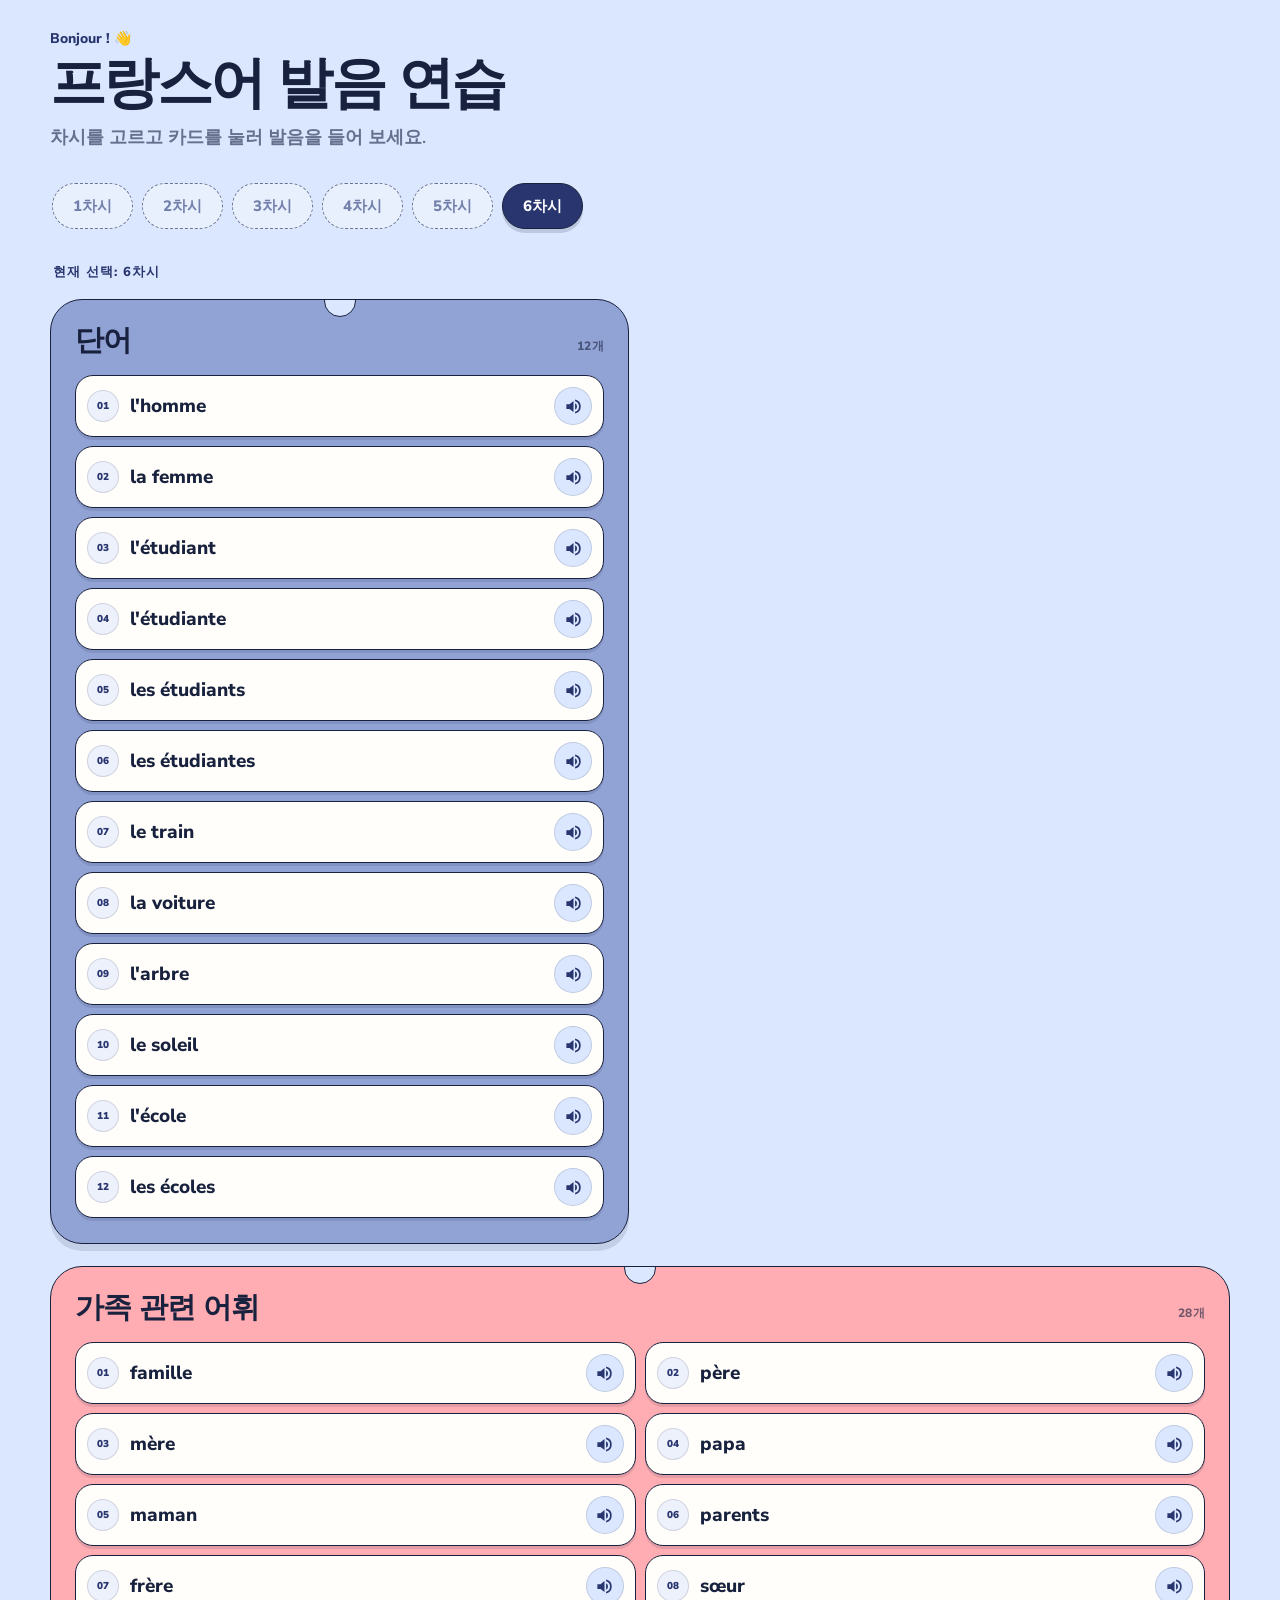
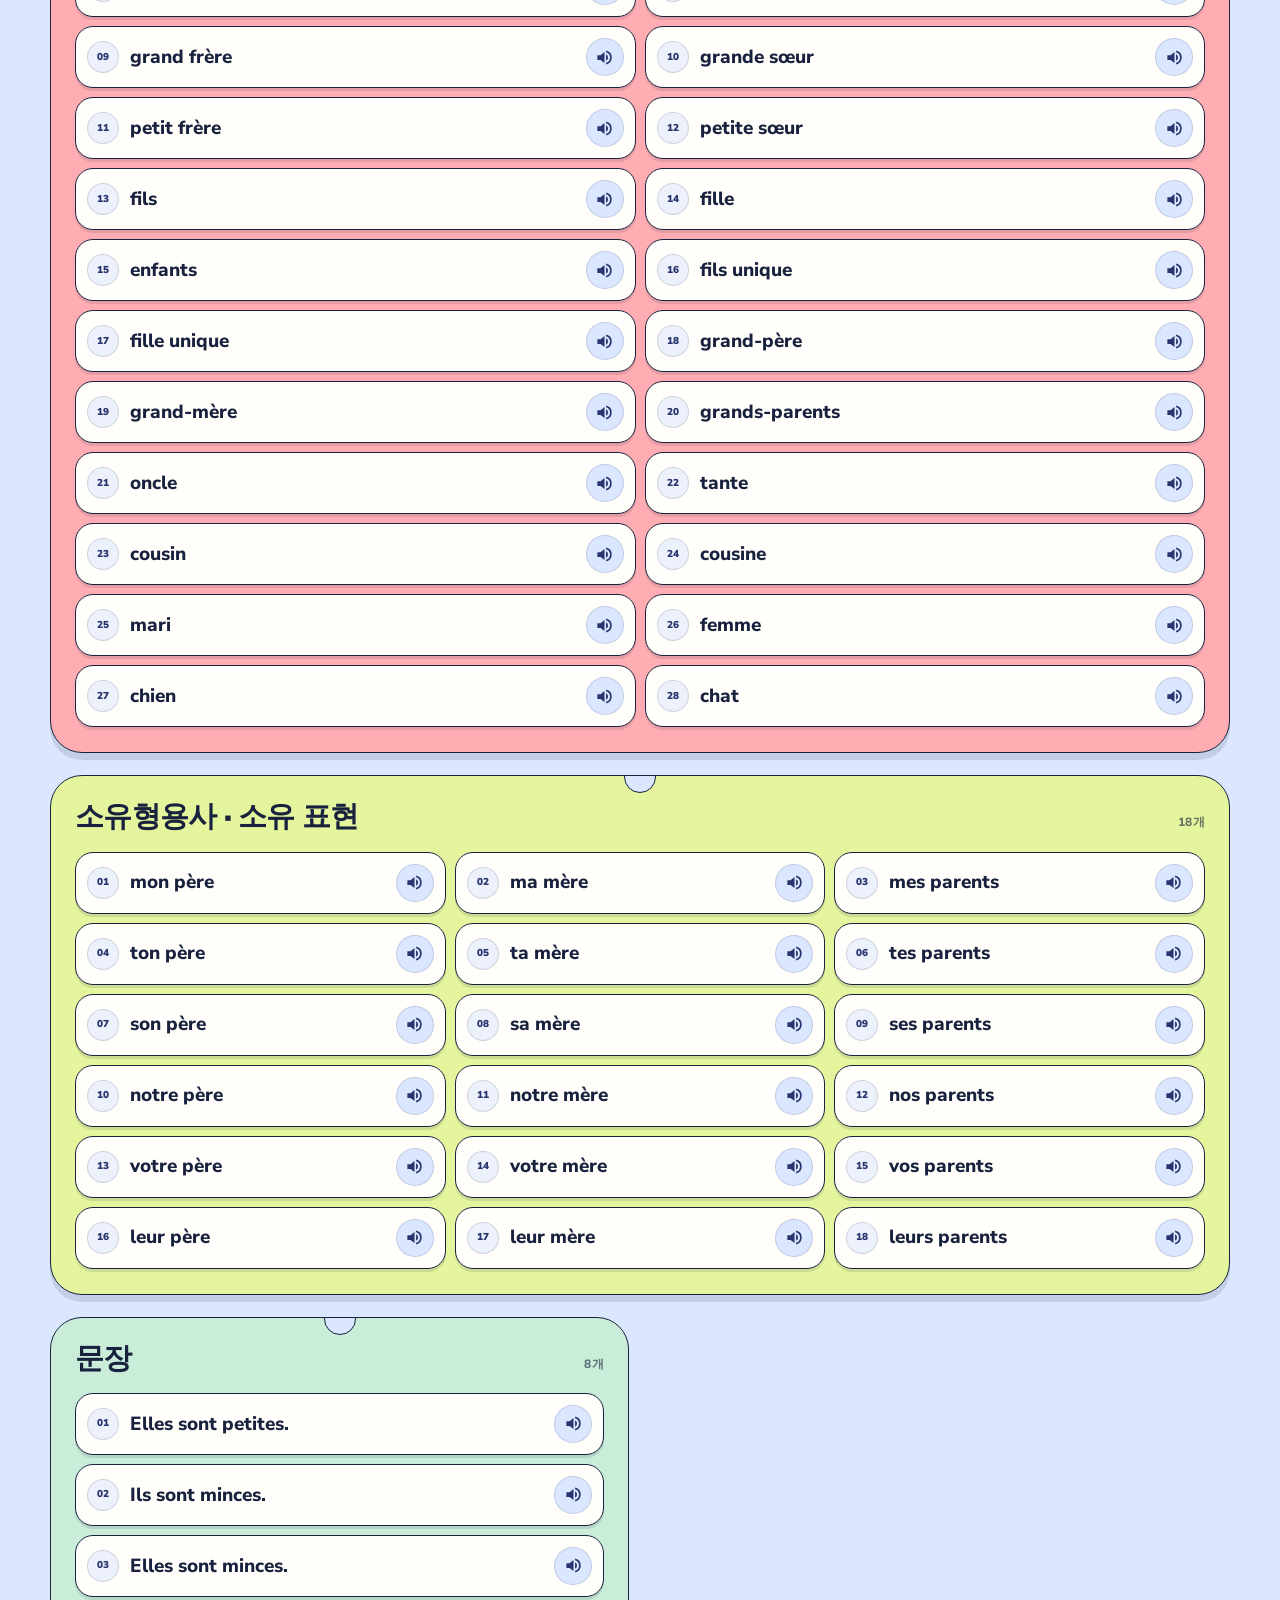
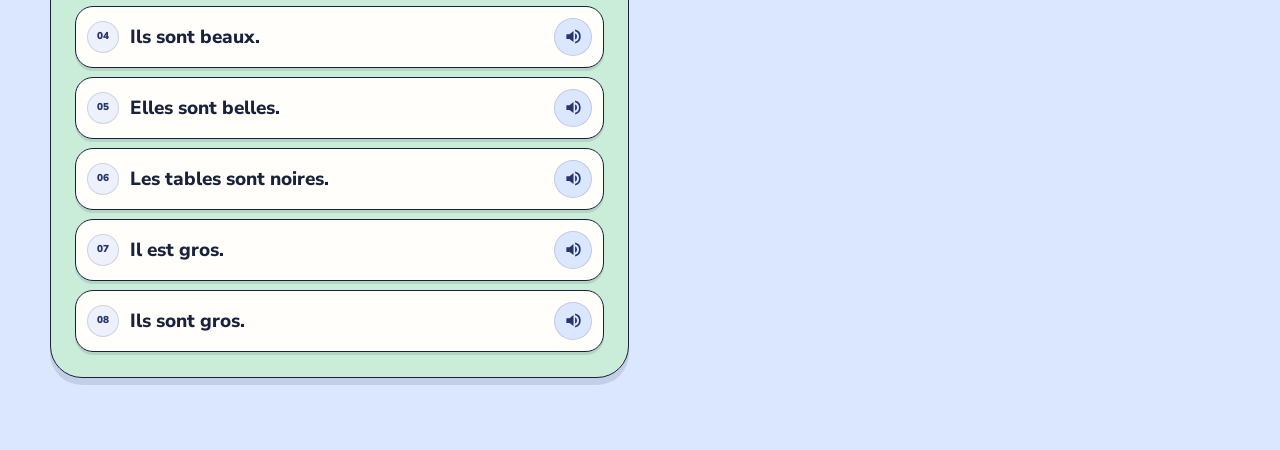
<file: index.html>
<!DOCTYPE html>
<html lang="ko">
<head>
  <meta charset="UTF-8">
  <meta name="viewport" content="width=device-width, initial-scale=1">
  <title>프랑스어 발음 연습</title>
  <link rel="preconnect" href="https://fonts.googleapis.com">
  <link rel="preconnect" href="https://fonts.gstatic.com" crossorigin>
  <link href="https://fonts.googleapis.com/css2?family=Nunito+Sans:wght@400;600;700;800;900&display=swap" rel="stylesheet">
  <link rel="stylesheet" href="css/style.css">
</head>
<body>
  <header class="top">
    <div class="hero-copy">
      <p class="hello">Bonjour&nbsp;! 👋</p>
      <h1>프랑스어 발음 연습</h1>
      <p class="sub">차시를 고르고 카드를 눌러 발음을 들어 보세요.</p>
    </div>
  </header>

  <nav id="tabs" class="tabs" aria-label="차시 선택"></nav>

  <main>
    <p id="current" class="current"></p>
    <div id="content"></div>
  </main>

  <!-- 1) 앱 코드 → 2) 차시 데이터는 app.js 가 lesson1.js, lesson2.js … 순서로 자동으로 불러옵니다 -->
  <script src="js/app.js"></script>
</body>
</html>
</file>
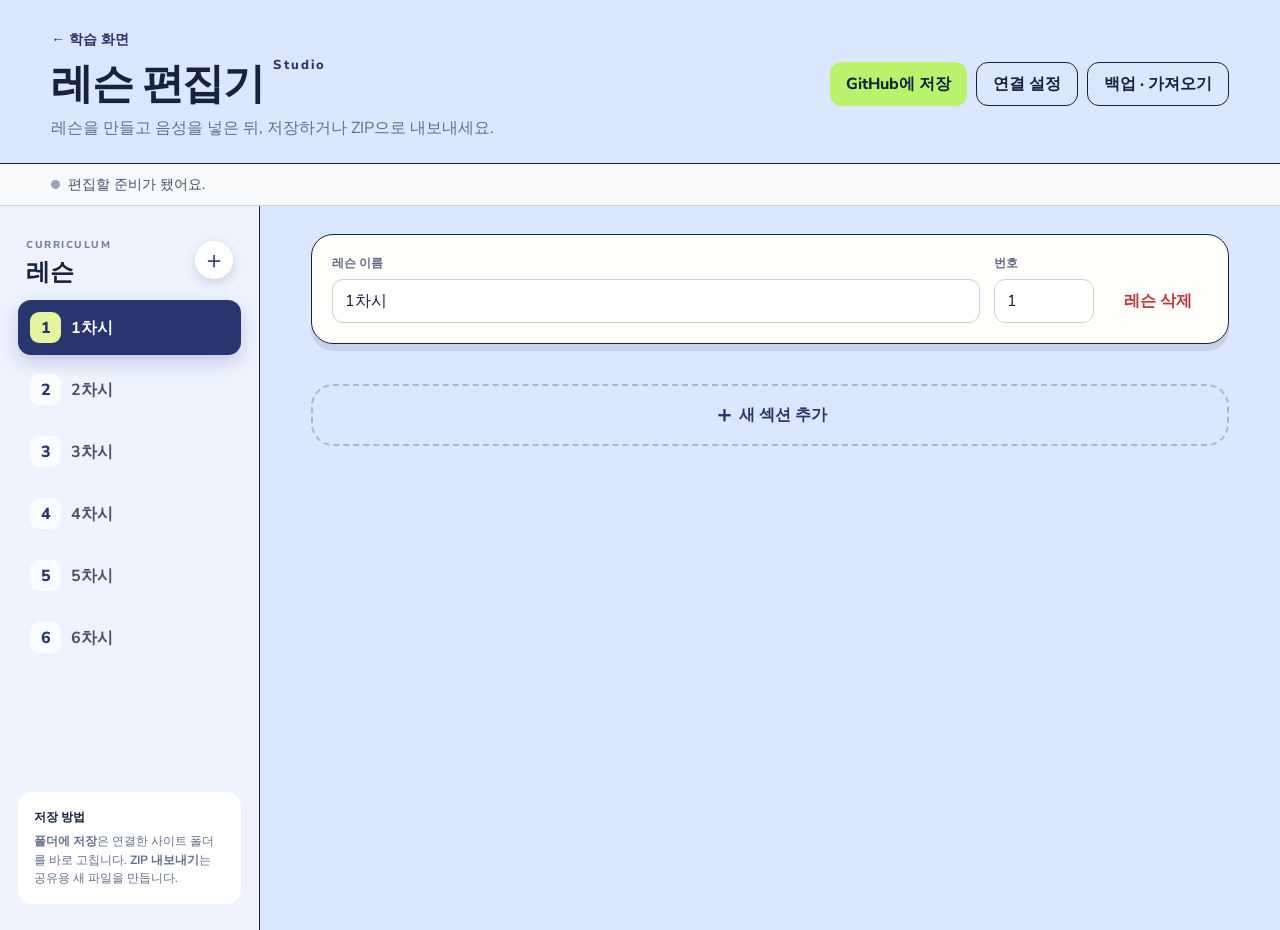
<file: editor.html>
<!DOCTYPE html>
<html lang="ko">
<head>
  <meta charset="UTF-8">
  <meta name="viewport" content="width=device-width, initial-scale=1">
  <meta name="robots" content="noindex, nofollow, noarchive">
  <title>프랑스어 레슨 편집기</title>
  <link rel="preconnect" href="https://fonts.googleapis.com">
  <link rel="preconnect" href="https://fonts.gstatic.com" crossorigin>
  <link href="https://fonts.googleapis.com/css2?family=Nunito+Sans:wght@400;600;700;800;900&display=swap" rel="stylesheet">
  <link rel="stylesheet" href="css/editor.css">
</head>
<body>
  <header class="app-header">
    <div>
      <a class="back" href="index.html">← 학습 화면</a>
      <h1>레슨 편집기 <span>Studio</span></h1>
      <p>레슨을 만들고 음성을 넣은 뒤, 저장하거나 ZIP으로 내보내세요.</p>
    </div>
    <div class="header-actions">
      <button class="button github" id="github-save" type="button">GitHub에 저장</button>
      <button class="button ghost" id="github-settings" type="button">연결 설정</button>
      <details class="more-actions">
        <summary class="button ghost">백업 · 가져오기</summary>
        <div class="action-menu">
          <button id="open-folder" type="button">사이트 폴더 연결</button>
          <label class="file-button">ZIP 불러오기<input id="zip-input" type="file" accept=".zip,application/zip"></label>
          <button id="save-folder" type="button">폴더에 저장</button>
          <button id="export-zip" type="button">완성 ZIP 내보내기</button>
        </div>
      </details>
    </div>
  </header>

  <div class="statusbar">
    <span id="connection-dot" class="status-dot"></span>
    <span id="status">편집할 준비가 됐어요.</span>
  </div>

  <div class="workspace">
    <aside class="sidebar">
      <div class="sidebar-title">
        <div><span class="eyebrow">CURRICULUM</span><h2>레슨</h2></div>
        <button class="icon-button add" id="add-lesson" type="button" aria-label="새 레슨 추가">＋</button>
      </div>
      <div id="lesson-list" class="lesson-list" role="list"></div>
      <div class="sidebar-help">
        <strong>저장 방법</strong>
        <p><b>폴더에 저장</b>은 연결한 사이트 폴더를 바로 고칩니다. <b>ZIP 내보내기</b>는 공유용 새 파일을 만듭니다.</p>
      </div>
    </aside>

    <main id="editor-main" class="editor-main">
      <div id="empty-state" class="empty-state" hidden>
        <div class="empty-icon">＋</div>
        <h2>첫 레슨을 만들어 보세요</h2>
        <p>왼쪽의 + 버튼을 누르면 바로 시작할 수 있어요.</p>
      </div>
      <div id="lesson-editor" hidden>
        <section class="lesson-heading panel">
          <div class="field grow">
            <label for="lesson-title">레슨 이름</label>
            <input id="lesson-title" type="text" placeholder="예: 7차시">
          </div>
          <div class="field number-field">
            <label for="lesson-number">번호</label>
            <input id="lesson-number" type="number" min="1" max="999">
          </div>
          <button class="button danger-text" id="delete-lesson" type="button">레슨 삭제</button>
        </section>

        <div id="section-list" class="section-list"></div>
        <button class="add-section" id="add-section" type="button"><span>＋</span> 새 섹션 추가</button>
      </div>
    </main>
  </div>

  <dialog id="confirm-dialog">
    <form method="dialog">
      <h2 id="confirm-title">삭제할까요?</h2>
      <p id="confirm-message"></p>
      <div class="dialog-actions">
        <button class="button ghost" value="cancel">취소</button>
        <button class="button danger" value="confirm">삭제</button>
      </div>
    </form>
  </dialog>

  <dialog id="github-dialog" class="settings-dialog">
    <form method="dialog" id="github-form">
      <div class="dialog-kicker">처음 한 번만 설정</div>
      <h2>GitHub 연결</h2>
      <p>저장소 정보와 해당 저장소에만 권한을 준 토큰을 입력하세요. 이후에는 위의 <b>GitHub에 저장</b> 버튼만 누르면 됩니다.</p>
      <div class="settings-grid">
        <div class="field"><label for="github-owner">GitHub 사용자 또는 조직</label><input id="github-owner" required placeholder="예: markp"></div>
        <div class="field"><label for="github-repo">저장소 이름</label><input id="github-repo" required placeholder="예: french-audio-site"></div>
        <div class="field"><label for="github-branch">배포 브랜치</label><input id="github-branch" required value="main"></div>
        <div class="field"><label for="github-path">사이트 폴더 <span>(저장소 루트면 비워두기)</span></label><input id="github-path" placeholder="예: docs"></div>
        <div class="field token-field"><label for="github-token">Fine-grained access token</label><input id="github-token" required type="password" autocomplete="off" placeholder="github_pat_…"></div>
      </div>
      <label class="remember"><input id="github-remember" type="checkbox"> 이 개인 기기에서 토큰 기억하기</label>
      <p class="token-help">토큰은 사이트나 저장소에 업로드되지 않습니다. 공유 컴퓨터에서는 기억하기를 선택하지 마세요.</p>
      <div id="github-test-result" class="test-result" aria-live="polite"></div>
      <div class="dialog-actions split">
        <a class="token-link" href="https://github.com/settings/personal-access-tokens/new" target="_blank" rel="noopener">토큰 만들기 ↗</a>
        <div>
          <button class="button ghost" value="cancel" type="button" id="github-cancel">취소</button>
          <button class="button github" type="submit">연결 확인</button>
        </div>
      </div>
    </form>
  </dialog>

  <div id="toast" class="toast" role="status" aria-live="polite"></div>
  <script src="vendor/jszip.min.js"></script>
  <script src="vendor/json5.min.js"></script>
  <script src="js/editor.js"></script>
</body>
</html>
</file>
<file: css/style.css>
:root{
  --bg:#dbe7ff;--ink:#18213d;--muted:#64708d;--navy:#28356e;--white:#fffefa;
  --lavender:#91a2d5;--coral:#ffadb2;--lime:#e4f59d;--mint:#c9edd9;
  --line:1.5px solid var(--ink);--radius:28px;--shadow:0 7px 0 rgba(24,33,61,.12);
}
*{box-sizing:border-box}
html{-webkit-text-size-adjust:100%;scroll-behavior:smooth}
body{margin:0;background:var(--bg);color:var(--ink);font-family:"Nunito Sans","Apple SD Gothic Neo","Malgun Gothic",sans-serif;line-height:1.5;padding:0 clamp(16px,4vw,48px) 72px}
button{font:inherit}
.top,.tabs,main{max-width:1180px;margin-inline:auto}
.top{padding:28px 0 22px}
.hero-copy{max-width:760px}
.hello{margin:0 0 5px;font-size:14px;font-weight:800;color:var(--navy)}
h1{font:900 clamp(31px,5vw,56px)/1.08 "Nunito Sans",sans-serif;letter-spacing:-.045em;margin:0 0 10px}
.sub{margin:0;color:var(--muted);font-size:clamp(15px,2vw,18px);font-weight:600}

.tabs{display:flex;gap:9px;overflow-x:auto;padding:10px 2px 16px;scrollbar-width:none;position:sticky;top:0;z-index:20;background:linear-gradient(var(--bg) 76%,transparent)}
.tabs::-webkit-scrollbar{display:none}
.tab{flex:0 0 auto;min-width:78px;min-height:46px;padding:0 20px;border:var(--line);border-radius:999px;background:rgba(255,254,250,.62);color:var(--navy);font-weight:800;font-size:15px;cursor:pointer;transition:transform .15s,background .15s,color .15s,box-shadow .15s}
.tab:hover{background:var(--white);transform:translateY(-2px)}
.tab:active{transform:translateY(1px)}
.tab[aria-selected="true"]{background:var(--navy);color:white;box-shadow:0 4px 0 rgba(24,33,61,.16)}
.tab.empty:not([aria-selected="true"]){border-style:dashed;opacity:.58}

.current{font-size:13px;font-weight:800;letter-spacing:.08em;text-transform:uppercase;color:var(--navy);margin:18px 3px 16px}
#content{display:grid;grid-template-columns:repeat(2,minmax(0,1fr));gap:22px;align-items:start}
.empty-note{grid-column:1/-1;background:var(--white);border:var(--line);border-radius:var(--radius);padding:52px 24px;text-align:center;color:var(--muted);font-weight:700;box-shadow:var(--shadow)}

.section{position:relative;border:var(--line);border-radius:32px;padding:24px clamp(15px,2.5vw,24px) 25px;box-shadow:var(--shadow);overflow:hidden}
.section::before{content:"";position:absolute;top:-15px;left:50%;width:30px;height:30px;border:var(--line);border-radius:50%;background:var(--bg);transform:translateX(-50%)}
.section:nth-child(4n+1){background:var(--lavender)}
.section:nth-child(4n+2){background:var(--coral)}
.section:nth-child(4n+3){background:var(--lime)}
.section:nth-child(4n+4){background:var(--mint)}
.section h2{font-size:clamp(21px,2.5vw,29px);line-height:1.18;letter-spacing:-.025em;margin:0 0 17px;font-weight:900;display:flex;align-items:baseline;justify-content:space-between;gap:10px}
.section h2 small{font-size:12px;font-weight:800;letter-spacing:.04em;opacity:.6;white-space:nowrap}
.grid{display:grid;gap:9px;grid-template-columns:1fr}
.grid.cols-3{grid-template-columns:repeat(2,minmax(0,1fr))}

.card{display:grid;grid-template-columns:auto minmax(0,1fr) auto;align-items:center;gap:11px;min-height:62px;padding:9px 11px;text-align:left;background:var(--white);color:var(--ink);border:var(--line);border-radius:18px;font-size:clamp(16px,1.7vw,19px);font-weight:800;cursor:pointer;box-shadow:0 3px 0 rgba(24,33,61,.12);transition:transform .14s,box-shadow .14s,background .15s,color .15s}
.card:hover{transform:translateY(-2px);box-shadow:0 5px 0 rgba(24,33,61,.14)}
.card:active{transform:translateY(1px);box-shadow:0 1px 0 rgba(24,33,61,.12)}
.card:focus-visible,.tab:focus-visible{outline:3px solid white;outline-offset:3px}
.card-number{width:32px;height:32px;border-radius:50%;display:grid;place-items:center;background:#edf1fb;color:var(--navy);font-size:10px;font-weight:900;border:1px solid rgba(24,33,61,.14)}
.card .txt{min-width:0;overflow-wrap:break-word;hyphens:none}
.icon{width:38px;height:38px;border-radius:50%;background:var(--bg);color:var(--navy);display:grid;place-items:center;border:1px solid rgba(24,33,61,.14)}
.icon svg{width:19px;height:19px}.icon .bars{display:none}
.card.playing{background:var(--navy);color:white;transform:translateY(-2px);box-shadow:0 5px 0 rgba(0,0,0,.22)}
.card.playing .card-number{background:var(--lime);color:var(--ink)}
.card.playing .icon{background:white}.card.playing .spk{display:none}.card.playing .icon .bars{display:flex}
.bars{gap:3px;align-items:center;height:18px}.bars i{width:4px;height:100%;background:var(--navy);border-radius:2px;animation:bar .7s ease-in-out infinite;transform-origin:center}.bars i:nth-child(2){animation-delay:.15s}.bars i:nth-child(3){animation-delay:.3s}
@keyframes bar{0%,100%{transform:scaleY(.3)}50%{transform:scaleY(1)}}
.card.missing{background:rgba(255,255,255,.52);color:#6c7590;cursor:not-allowed;box-shadow:none;transform:none;border-style:dashed}.card.missing .icon{background:rgba(230,233,245,.72);color:#9299ae}.card .note{display:block;font-size:11px;font-weight:700;margin-top:2px;color:#745b65}

@media(min-width:1000px){.section:nth-child(2),.section:nth-child(3){grid-column:1/-1}.section:nth-child(2) .grid{grid-template-columns:repeat(2,minmax(0,1fr))}.grid.cols-3{grid-template-columns:repeat(3,minmax(0,1fr))}}
@media(max-width:820px){.top{padding-top:22px}#content{grid-template-columns:1fr;gap:17px}.section{border-radius:28px}.grid.cols-3{grid-template-columns:repeat(2,minmax(0,1fr))}}
@media(max-width:520px){body{padding:0 13px 52px}.top{padding:18px 4px 13px}.sub{max-width:320px}.tabs{margin-inline:-13px;padding:9px 13px 14px}.tab{min-height:43px;min-width:72px;padding:0 17px}.current{margin-top:12px}.section{padding:22px 12px 18px;border-radius:25px}.section h2{margin-inline:3px}.grid.cols-3,.section:nth-child(2) .grid{grid-template-columns:1fr}.card{min-height:59px;border-radius:17px;padding:8px 10px;font-size:17px}.card-number{width:29px;height:29px}.icon{width:36px;height:36px}}
@media(prefers-reduced-motion:reduce){html{scroll-behavior:auto}.card,.tab{transition:none}.bars i{animation:none;transform:scaleY(.7)}}
</file>
<file: css/editor.css>
:root{
  --paper:#dbe7ff;--surface:#fffefa;--ink:#18213d;--muted:#64708d;--line:#18213d;
  --navy:#28356e;--blue:#91a2d5;--coral:#ffadb2;--lime:#e4f59d;--mint:#c9edd9;
  --danger:#b93838;--shadow:0 7px 0 rgba(24,33,61,.10);--radius:22px;
}
*{box-sizing:border-box}
html{font-family:"Nunito Sans","Apple SD Gothic Neo","Malgun Gothic",sans-serif;color:var(--ink);background:var(--paper)}
body{margin:0;min-width:320px}
button,input,select{font:inherit}
button,.file-button{cursor:pointer}
.app-header{display:flex;justify-content:space-between;gap:28px;padding:28px clamp(20px,4vw,56px) 24px;background:var(--paper);color:var(--ink);border-bottom:1.5px solid var(--ink)}
.app-header h1{margin:6px 0 4px;font-size:clamp(28px,4vw,42px);font-weight:900;letter-spacing:-.04em}
.app-header h1 span{font:800 13px "Nunito Sans",sans-serif;letter-spacing:.16em;color:var(--navy);vertical-align:top}
.app-header p{margin:0;color:var(--muted)}.back{color:var(--navy);text-decoration:none;font-size:14px;font-weight:800}
.header-actions{display:flex;justify-content:flex-end;align-items:center;gap:9px;flex-wrap:wrap;max-width:650px}
.button{border:0;border-radius:12px;min-height:44px;padding:0 16px;font-weight:750;display:inline-flex;align-items:center;justify-content:center;gap:7px}
.button.primary{background:var(--lime);color:#202949}.button.secondary{background:white;color:var(--navy)}
.button.github{background:#b8f36b;color:#16213b}
.button.ghost{background:transparent;color:inherit;border:1px solid currentColor}.button.danger{background:var(--danger);color:white}
.button.danger-text{background:transparent;color:var(--danger);white-space:nowrap}.file-button input{display:none}
.statusbar{min-height:42px;padding:10px clamp(20px,4vw,56px);background:rgba(255,254,250,.78);color:#44506f;font-size:14px;display:flex;align-items:center;gap:8px;border-bottom:1px solid rgba(24,33,61,.18)}
.status-dot{width:9px;height:9px;border-radius:50%;background:#9aa4bc}.status-dot.connected{background:#2f9d67}
.more-actions{position:relative}.more-actions summary{list-style:none}.more-actions summary::-webkit-details-marker{display:none}.more-actions[open] summary{background:rgba(255,255,255,.13)}
.action-menu{position:absolute;right:0;top:52px;width:210px;padding:8px;background:white;border-radius:14px;box-shadow:0 18px 44px rgba(15,24,55,.28);z-index:30;color:var(--ink)}
.action-menu button,.action-menu label{display:flex;width:100%;min-height:42px;align-items:center;padding:0 12px;border:0;border-radius:9px;background:white;color:var(--ink);font-weight:650;text-align:left}.action-menu button:hover,.action-menu label:hover{background:#eef2fa}
.workspace{display:grid;grid-template-columns:260px minmax(0,1fr);min-height:calc(100vh - 176px)}
.sidebar{padding:26px 18px;background:#eef3ff;border-right:1.5px solid var(--line);display:flex;flex-direction:column}
.sidebar-title{display:flex;align-items:center;justify-content:space-between;padding:0 8px 12px}.sidebar-title h2{margin:2px 0 0;font-size:24px}
.eyebrow{font-size:10px;font-weight:800;letter-spacing:.15em;color:#7380a2}.icon-button{border:0;background:white;color:var(--navy);border-radius:50%;width:38px;height:38px;font-size:24px;box-shadow:0 4px 12px #ccd2e2}
.lesson-list{display:flex;flex-direction:column;gap:7px}.lesson-tab{width:100%;display:flex;align-items:center;gap:10px;border:0;border-radius:13px;padding:12px;background:transparent;text-align:left;color:#48516c}
.lesson-tab:hover{background:#fff}.lesson-tab.active{background:var(--navy);color:white;box-shadow:0 7px 18px rgba(41,53,111,.22)}
.lesson-tab .badge{width:31px;height:31px;border-radius:9px;display:grid;place-items:center;background:rgba(255,255,255,.72);color:var(--navy);font-weight:800}.lesson-tab.active .badge{background:var(--lime)}
.lesson-tab .label{min-width:0;overflow:hidden;text-overflow:ellipsis;white-space:nowrap;font-weight:700}
.sidebar-help{margin-top:auto;padding:16px;border-radius:14px;background:white;color:var(--muted);font-size:12px;line-height:1.55}.sidebar-help strong{color:var(--ink)}.sidebar-help p{margin:6px 0 0}
.editor-main{padding:28px clamp(18px,4vw,54px) 70px;max-width:1250px;width:100%;margin:0 auto}
.panel{background:var(--surface);border:1.5px solid var(--line);border-radius:var(--radius);box-shadow:var(--shadow)}
.lesson-heading{display:flex;align-items:end;gap:14px;padding:20px;margin-bottom:22px}.field{display:flex;flex-direction:column;gap:7px}.field.grow{flex:1}.field label{font-size:12px;font-weight:800;color:#606b86}
.field input,.field select{min-height:44px;border:1px solid #cbd0dd;border-radius:11px;background:white;padding:9px 12px;color:var(--ink)}
.field input:focus,.field select:focus{outline:3px solid #cbdcff;border-color:var(--navy)}.number-field{width:100px}
.section-list{display:flex;flex-direction:column;gap:18px}.section-card{overflow:hidden}.section-head{display:grid;grid-template-columns:auto minmax(180px,1fr) 150px auto;gap:10px;align-items:end;padding:17px 18px;background:var(--blue);border-bottom:1.5px solid var(--line)}
.section-card:nth-child(4n+2) .section-head{background:var(--coral)}.section-card:nth-child(4n+3) .section-head{background:var(--lime)}.section-card:nth-child(4n+4) .section-head{background:var(--mint)}
.section-handle{align-self:center;color:#78839e;font-size:20px}.section-tools{display:flex;align-items:center;gap:2px}.mini{border:0;background:rgba(255,255,255,.7);border-radius:9px;width:36px;height:36px;color:var(--navy);font-size:17px}.mini.delete{color:var(--danger)}
.items{padding:10px 18px 4px}.item-row{display:grid;grid-template-columns:auto minmax(140px,1fr) minmax(210px,1.15fr) auto;gap:10px;align-items:center;padding:10px 0;border-bottom:1px dashed var(--line)}
.item-row:last-child{border-bottom:0}.item-number{font-size:12px;font-weight:800;color:#8992a8;width:24px;text-align:center}.item-text{min-height:43px;border:1px solid #cbd0dd;border-radius:10px;padding:8px 11px;font-size:17px;font-weight:650}
.audio-control{display:flex;align-items:center;gap:8px;min-width:0}.audio-name{flex:1;min-width:0;overflow:hidden;text-overflow:ellipsis;white-space:nowrap;font-size:13px;color:#59647e;background:#f1f3f8;border-radius:10px;padding:11px}.audio-name.missing{color:#9b5d35;background:#fff0dc}
.audio-pick{flex:0 0 auto;color:var(--navy);font-weight:750;border:1px solid #bec5d7;border-radius:10px;padding:10px;background:white}.audio-pick input{display:none}
.row-tools{display:flex;gap:2px}.add-item{width:100%;border:0;background:transparent;color:var(--navy);font-weight:800;padding:15px}.add-item:hover{background:#f2f5fb}
.add-section{width:100%;margin-top:18px;min-height:62px;border:2px dashed #aeb7ca;border-radius:var(--radius);background:transparent;color:var(--navy);font-weight:800;font-size:16px}.add-section span{font-size:22px;vertical-align:-2px}
.empty-state{text-align:center;padding:110px 20px;color:var(--muted)}.empty-state h2{color:var(--ink);font-size:26px;margin:14px 0 6px}.empty-state p{margin:0}.empty-icon{width:64px;height:64px;margin:auto;border-radius:20px;display:grid;place-items:center;background:var(--navy);color:white;font-size:34px}
dialog{border:0;border-radius:18px;padding:0;box-shadow:0 24px 80px rgba(20,28,60,.3);max-width:420px;width:calc(100% - 32px)}dialog::backdrop{background:rgba(17,25,53,.45)}dialog form{padding:24px}dialog h2{margin:0 0 8px}dialog p{color:var(--muted);line-height:1.55}.dialog-actions{display:flex;justify-content:flex-end;gap:9px;margin-top:22px}.dialog-actions .ghost{color:var(--ink)}
.settings-dialog{max-width:650px}.settings-dialog form{padding:28px}.dialog-kicker{color:var(--navy);font-size:11px;font-weight:850;letter-spacing:.13em}.settings-grid{display:grid;grid-template-columns:1fr 1fr;gap:14px;margin-top:20px}.settings-grid .token-field{grid-column:1/3}.settings-grid label span{font-weight:500}.remember{display:flex;align-items:center;gap:8px;margin-top:16px;font-size:14px;font-weight:650}.token-help{font-size:12px;margin:7px 0 0}.test-result{min-height:20px;margin-top:10px;font-size:13px;font-weight:700}.test-result.error{color:var(--danger)}.test-result.success{color:#24734e}.dialog-actions.split{justify-content:space-between;align-items:center}.dialog-actions.split>div{display:flex;gap:8px}.token-link{color:var(--navy);font-size:13px;font-weight:750}
.toast{position:fixed;left:50%;bottom:28px;transform:translate(-50%,30px);background:#18213c;color:white;border-radius:12px;padding:12px 18px;opacity:0;pointer-events:none;transition:.2s;box-shadow:var(--shadow);z-index:20}.toast.show{opacity:1;transform:translate(-50%,0)}
@media(max-width:850px){.app-header{flex-direction:column}.header-actions{justify-content:flex-start}.workspace{grid-template-columns:1fr}.sidebar{border-right:0;border-bottom:1px solid var(--line)}.lesson-list{flex-direction:row;overflow:auto}.lesson-tab{width:auto;min-width:130px}.sidebar-help{display:none}.section-head{grid-template-columns:auto 1fr auto}.section-head .columns-field{grid-column:2}.item-row{grid-template-columns:auto 1fr auto}.audio-control{grid-column:2/4}.lesson-heading{flex-wrap:wrap}.lesson-heading .grow{flex-basis:60%}}
@media(max-width:520px){.app-header{padding:22px 16px}.header-actions{display:grid;grid-template-columns:1fr 1fr;width:100%}.button{font-size:13px;padding:0 10px}.more-actions{position:static}.action-menu{left:0;right:auto;top:50px}.editor-main{padding:18px 12px 50px}.section-head{padding:14px 12px}.items{padding:8px 12px}.item-row{grid-template-columns:1fr auto}.item-number{display:none}.item-text{grid-column:1}.audio-control{grid-column:1/3}.row-tools{grid-column:2;grid-row:1}.lesson-heading{padding:14px}.number-field{width:80px}.settings-grid{grid-template-columns:1fr}.settings-grid .token-field{grid-column:1}.dialog-actions.split{align-items:stretch;flex-direction:column}.dialog-actions.split>div{justify-content:flex-end}}
</file>
